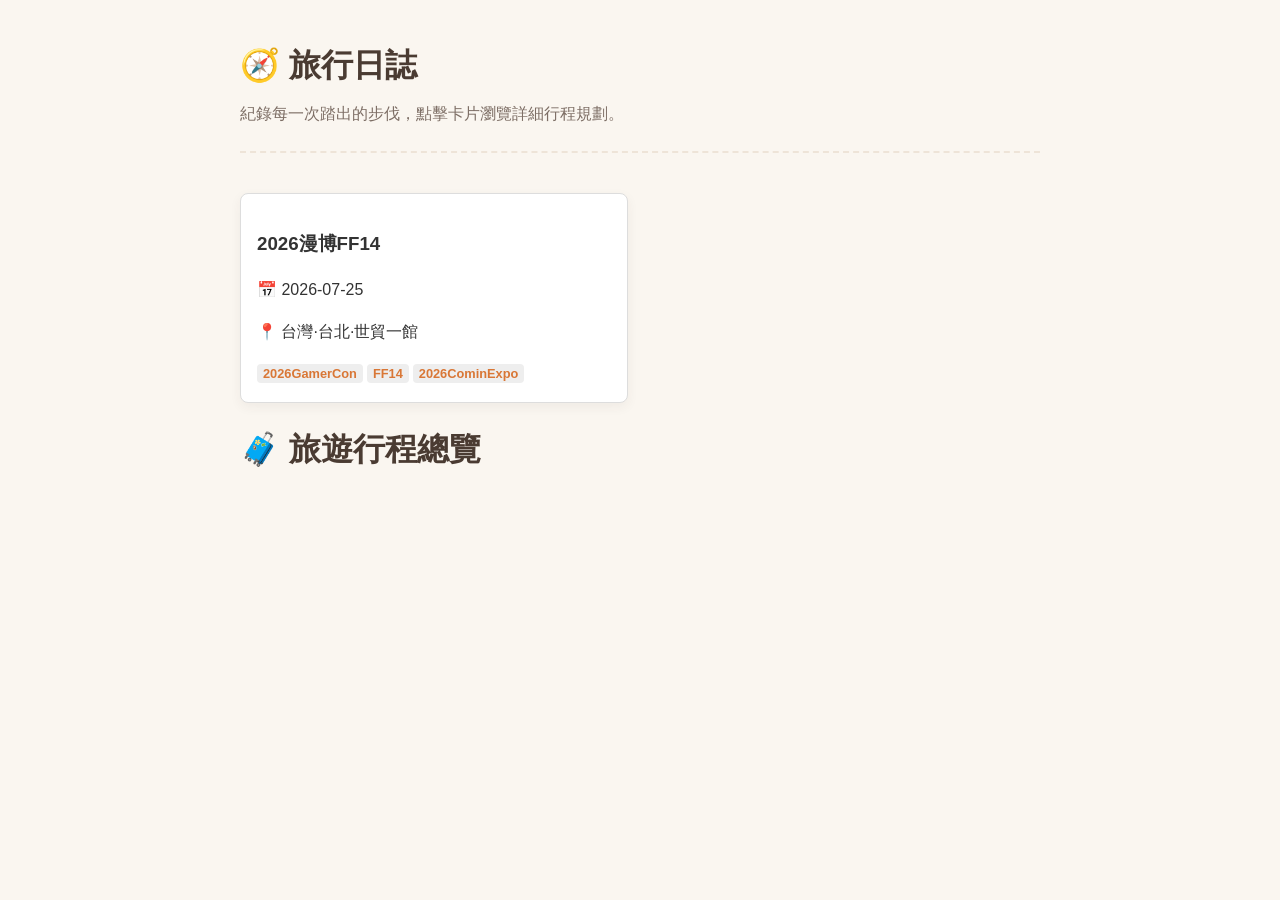
<file: index.html>
<!DOCTYPE html>
<html lang="zh-TW">
<head>
  <meta charset="UTF-8">
  <meta name="viewport" content="width=device-width, initial-scale=1.0">
  <title>我的旅行日誌與行程庫</title>
  <style>
    /* 暖色旅行風格變數 */
    :root {
      --bg-color: #faf6f0;           /* 暖奶油白底色 */
      --card-bg: #ffffff;           /* 卡片純白底色 */
      --text-main: #4a3b32;         /* 暖深棕色文字 (替代死黑) */
      --text-sub: #7d6e65;          /* 淺棕色輔助字 */
      --accent-warm: #d97736;       /* 暖橘/夕陽橘色 */
      --accent-soft: #f4ece1;       /* 柔和沙色 */
      --border-color: #eee4d8;     /* 暖沙色邊框 */
      --shadow-color: rgba(74, 59, 50, 0.06);
    }

    body {
      font-family: -apple-system, BlinkMacSystemFont, "Segoe UI", Roboto, "Helvetica Neue", Arial, sans-serif;
      background-color: var(--bg-color);
      color: var(--text-main);
      max-width: 900px;
      margin: 0 auto;
      padding: 48px 24px;
      line-height: 1.6;
    }

    header {
      margin-bottom: 40px;
      border-bottom: 2px dashed var(--border-color);
      padding-bottom: 24px;
    }

    .site-title {
      font-size: 2rem;
      font-weight: 700;
      margin: 0 0 10px 0;
      color: var(--text-main);
      display: flex;
      align-items: center;
      gap: 10px;
    }

    p.subtitle {
      color: var(--text-sub);
      margin: 0;
      font-size: 1rem;
    }

    /* 網格版型 */
    .trip-grid {
      display: grid;
      grid-template-columns: repeat(auto-fill, minmax(270px, 1fr));
      gap: 24px;
    }

    /* 卡片基本樣式 */
    .card {
      background: var(--card-bg);
      border: 1px solid var(--border-color);
      border-radius: 16px;
      padding: 24px;
      text-decoration: none;
      color: inherit;
      display: flex;
      flex-direction: column;
      justify-content: space-between;
      box-shadow: 0 4px 12px var(--shadow-color);
      transition: transform 0.25s ease, box-shadow 0.25s ease, border-color 0.25s ease;
      position: relative;
    }

    .card:hover {
      transform: translateY(-4px);
      box-shadow: 0 12px 24px rgba(74, 59, 50, 0.12);
      border-color: var(--accent-warm);
    }

    /* 封面圖片（只有在有 cover 時才會顯示） */
    .card-cover {
      width: 100%;
      height: 160px;
      object-fit: cover;
      border-radius: 10px;
      margin-bottom: 16px;
    }

    .card-title {
      font-size: 1.2rem;
      font-weight: 700;
      margin: 0 0 12px 0;
      color: var(--text-main);
      line-height: 1.4;
    }

    .card-info {
      font-size: 0.9rem;
      color: var(--text-sub);
      margin-bottom: 16px;
    }

    .card-info-item {
      display: flex;
      align-items: center;
      gap: 8px;
      margin-bottom: 6px;
    }

    /* 標籤樣式 */
    .card-tags {
      display: flex;
      flex-wrap: wrap;
      gap: 6px;
      margin-top: auto;
      padding-top: 12px;
    }

    .tag {
      background-color: var(--accent-soft);
      color: var(--accent-warm);
      font-size: 0.78rem;
      padding: 4px 10px;
      border-radius: 20px;
      font-weight: 600;
    }

    /* 讀取失敗提示 */
    .error-msg {
      color: #9a3412;
      background: #fff7ed;
      border: 1px solid #ffedd5;
      padding: 16px 20px;
      border-radius: 12px;
      font-size: 0.95rem;
    }
  </style>
</head>
<body>

  <header>
    <h1 class="site-title">🧭 旅行日誌</h1>
    <p class="subtitle">紀錄每一次踏出的步伐，點擊卡片瀏覽詳細行程規劃。</p>
  </header>

  <main>
    <div id="trip-list" class="trip-grid"></div>
  </main>

  <script>
    async function loadTrips() {
      const container = document.getElementById('trip-list');
      try {
        const response = await fetch('./trips.json');
        if (!response.ok) throw new Error('無法取得 trips.json');
        
        const trips = await response.json();

        if (trips.length === 0) {
          container.innerHTML = '<p style="color: var(--text-sub);">目前尚無行程紀錄。</p>';
          return;
        }

        container.innerHTML = trips.map(trip => {
          // 判斷是否有圖片
          const imgHTML = trip.cover 
            ? `<img src="${trip.cover}" class="card-cover" alt="${trip.title}" loading="lazy">` 
            : '';

          // 判斷是否有標籤
          const tagsHTML = (trip.tags && trip.tags.length > 0)
            ? `<div class="card-tags">${trip.tags.map(tag => `<span class="tag"># ${tag}</span>`).join('')}</div>`
            : '';

          return `
            <a href="${trip.path}" class="card">
              <div>
                ${imgHTML}
                <h2 class="card-title">${trip.title}</h2>
                <div class="card-info">
                  ${trip.date ? `<div class="card-info-item"><span>🗓️</span> ${trip.date}</div>` : ''}
                  ${trip.location ? `<div class="card-info-item"><span>📍</span> ${trip.location}</div>` : ''}
                </div>
              </div>
              ${tagsHTML}
            </a>
          `;
        }).join('');

      } catch (error) {
        console.error('讀取行程資料失敗:', error);
        container.innerHTML = `<div class="error-msg">⚠️ 讀取行程失敗，請確認 <code>trips.json</code> 檔案格式與位置是否正確。</div>`;
      }
    }

    loadTrips();
  </script>
</body>
</html><!DOCTYPE html>
<html lang="zh-TW">
<head>
  <meta charset="UTF-8">
  <meta name="viewport" content="width=device-width, initial-scale=1.0">
  <title>我的旅遊行程庫</title>
  <style>
    body { font-family: sans-serif; max-width: 800px; margin: 40px auto; padding: 0 20px; }
    .grid { display: grid; grid-template-columns: repeat(auto-fill, minmax(240px, 1fr)); gap: 20px; }
    .card { border: 1px solid #ddd; border-radius: 8px; padding: 16px; text-decoration: none; color: #333; display: block; }
    .card:hover { border-color: #0070f3; box-shadow: 0 4px 12px rgba(0,0,0,0.1); }
    .tag { background: #eee; padding: 2px 6px; border-radius: 4px; font-size: 0.8em; margin-right: 4px; }
  </style>
</head>
<body>
  <h1>🧳 旅遊行程總覽</h1>
  <div id="trip-list" class="grid"></div>

  <script>
    async function loadTrips() {
      try {
        const res = await fetch('./trips.json');
        const trips = await res.json();
        const container = document.getElementById('trip-list');
        
        container.innerHTML = trips.map(trip => `
          <a href="${trip.path}" class="card">
            <h3>${trip.title}</h3>
            <p>📅 ${trip.date}</p>
            <p>📍 ${trip.location}</p>
            <div>${trip.tags.map(t => `<span class="tag">${t}</span>`).join('')}</div>
          </a>
        `).join('');
      } catch (err) {
        console.error('資料讀取失敗:', err);
      }
    }
    loadTrips();
  </script>
</body>
</html>
</file>
